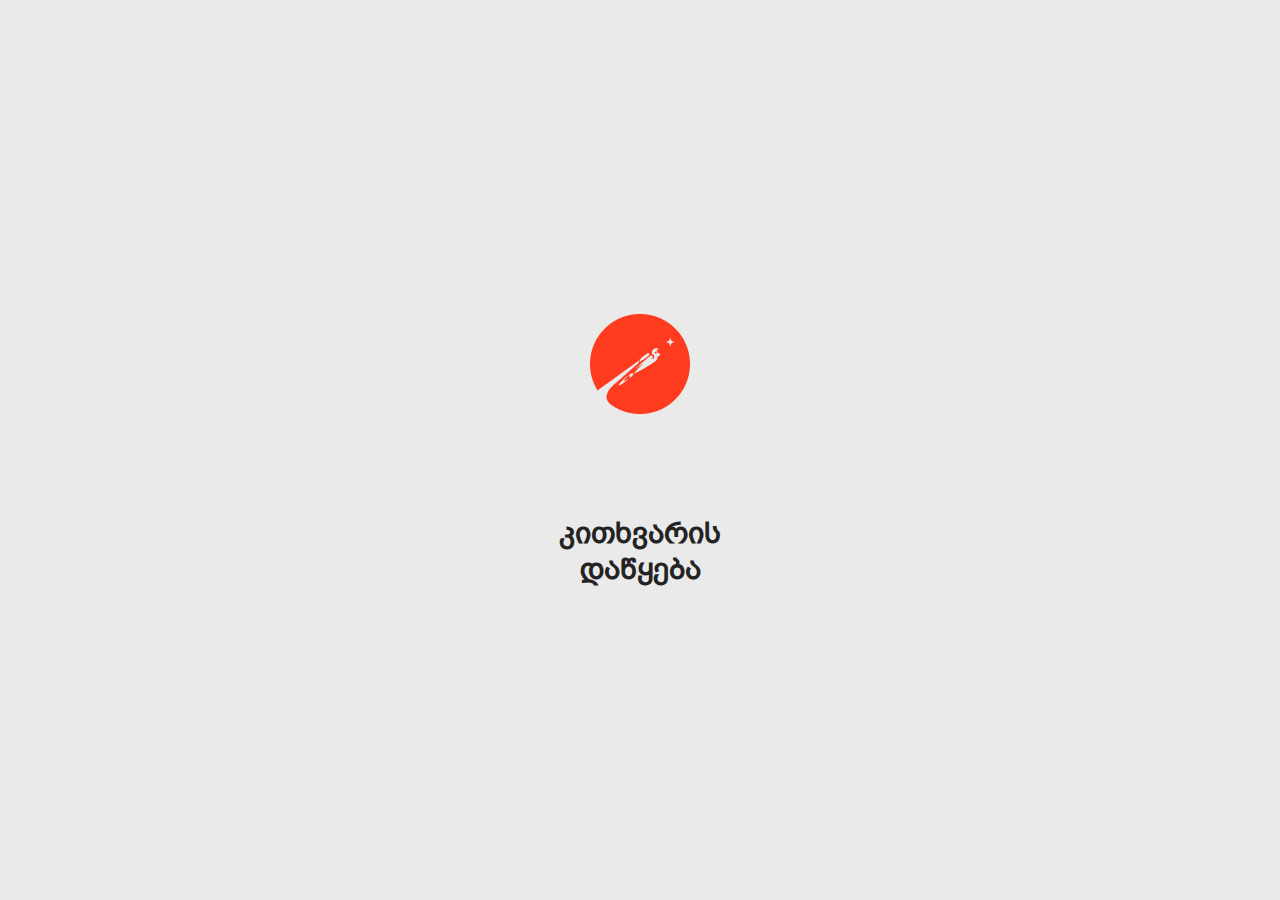
<file: index.html>
<!DOCTYPE html>
<html lang="en">
  <head>
    <meta charset="UTF-8" />
    <meta name="viewport" content="width=device-width, initial-scale=1.0" />
    <link rel="stylesheet" href="index.css" />
    <link rel="stylesheet" href="common.css" />
    <title>COVID-QUESTIONNAIRE</title>
  </head>
  <body>
    <img src="./assets/logo.png" alt="company logo" class="logo" />

    <a href="/pages/Personal/personal.html" class="start-btn"
      >კითხვარის <br />
      დაწყება
    </a>
  </body>
</html>
</file>
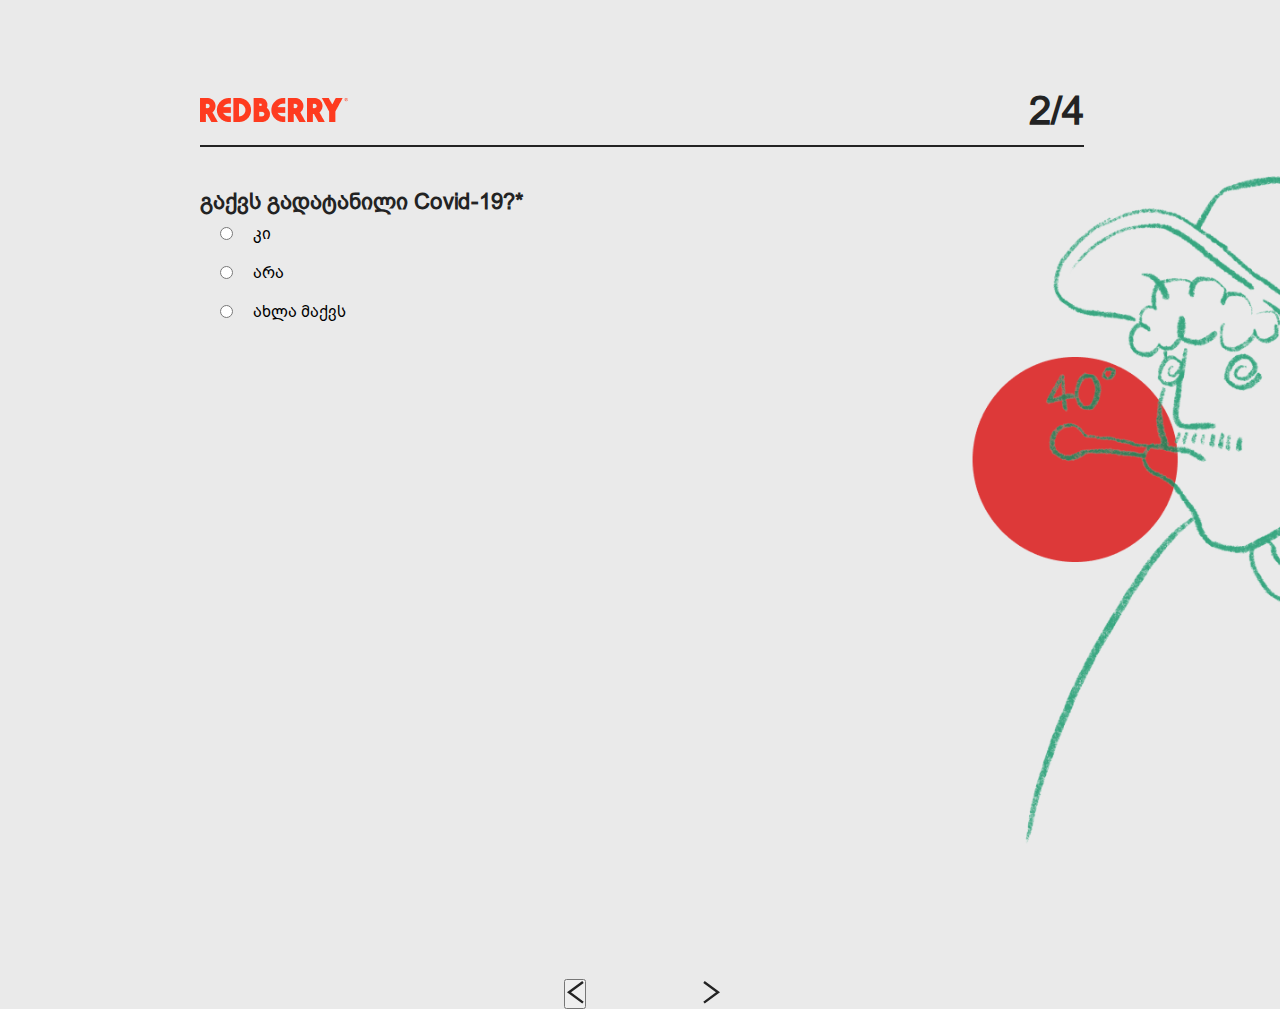
<file: pages/Covid/covid.html>
<!DOCTYPE html>
<html lang="en">
  <head>
    <meta charset="UTF-8" />
    <meta name="viewport" content="width=device-width, initial-scale=1.0" />
    <link rel="stylesheet" href="/common.css" />
    <link rel="stylesheet" href="./covid.css" />
    <title>COVID-QUESTIONNAIRE</title>
  </head>
  <body>
    <main>
      <header>
        <div class="header-top">
          <img src="/assets/title.png" alt="company title" />
          <span>2/4</span>
        </div>
        <hr />
      </header>
      <section class="content">
        <form>
          <h2>გაქვს გადატანილი Covid-19?*</h2>
          <div class="input-box">
            <input type="radio" name="covid_status" id="covid_yes" />
            <label for="covid_yes">კი</label>
          </div>

          <div class="input-box">
            <input type="radio" name="covid_status" id="covid_no" />
            <label for="covid_no">არა</label>
          </div>

          <div class="input-box">
            <input type="radio" name="covid_status" id="covid_now" />
            <label for="covid_now">ახლა მაქვს</label>
          </div>

          <h2 class="test-question">ანტისხეულების ტესტი გაქვს გაკეთებული?*</h2>
          <div class="input-box test-box">
            <input type="radio" name="test_status" id="test_yes" />
            <label for="test_yes">კი</label>
          </div>

          <div class="input-box test-box">
            <input type="radio" name="test_status" id="test_no" />
            <label for="test_no">არა</label>
          </div>

          <h2 class="test-amount-title">
            თუ გახსოვს, გთხოვ მიუთითე ტესტის მიახლოებითი რიცხვი და ანტისხეულების
            რაოდენობა*
          </h2>
          <input
            type="text"
            name="test_date"
            id="test_date"
            placeholder="რიცხვი"
          />
          <input
            type="text"
            name="amount"
            id="amount"
            placeholder="ანტისხეულების რაოდენობა"
          />

          <h2 class="covid-date">
            მიუთითე მიახლოებითი პერიოდი (დღე/თვე/წელი) როდის გქონდა Covid-19*
          </h2>
          <input
            type="text"
            name="covid-date"
            id="covid-date"
            placeholder="დდ/თთ/წწ"
          />
        </form>
        <img src="/assets/temperature.png" alt="man" class="info-img" />
      </section>

      <div class="buttons">
        <button onclick="onPreviousPage()">
          <svg
            width="18"
            height="23"
            viewBox="0 0 18 23"
            fill="none"
            xmlns="http://www.w3.org/2000/svg"
          >
            <path
              d="M17 1L3 11.3158L17 21.6316"
              stroke="#232323"
              stroke-width="2.4"
            />
          </svg>
        </button>
        <button class="next-btn" onclick="onNextPage()">
          <svg
            width="18"
            height="23"
            viewBox="0 0 18 23"
            fill="none"
            xmlns="http://www.w3.org/2000/svg"
          >
            <path
              d="M1 1L15 11.3158L1 21.6316"
              stroke="#232323"
              stroke-width="2.4"
            />
          </svg>
        </button>
      </div>
    </main>
    <script src="../../main.js" type="module"></script>
    <script src="./covid.js" type="module"></script>
  </body>
</html>
</file>
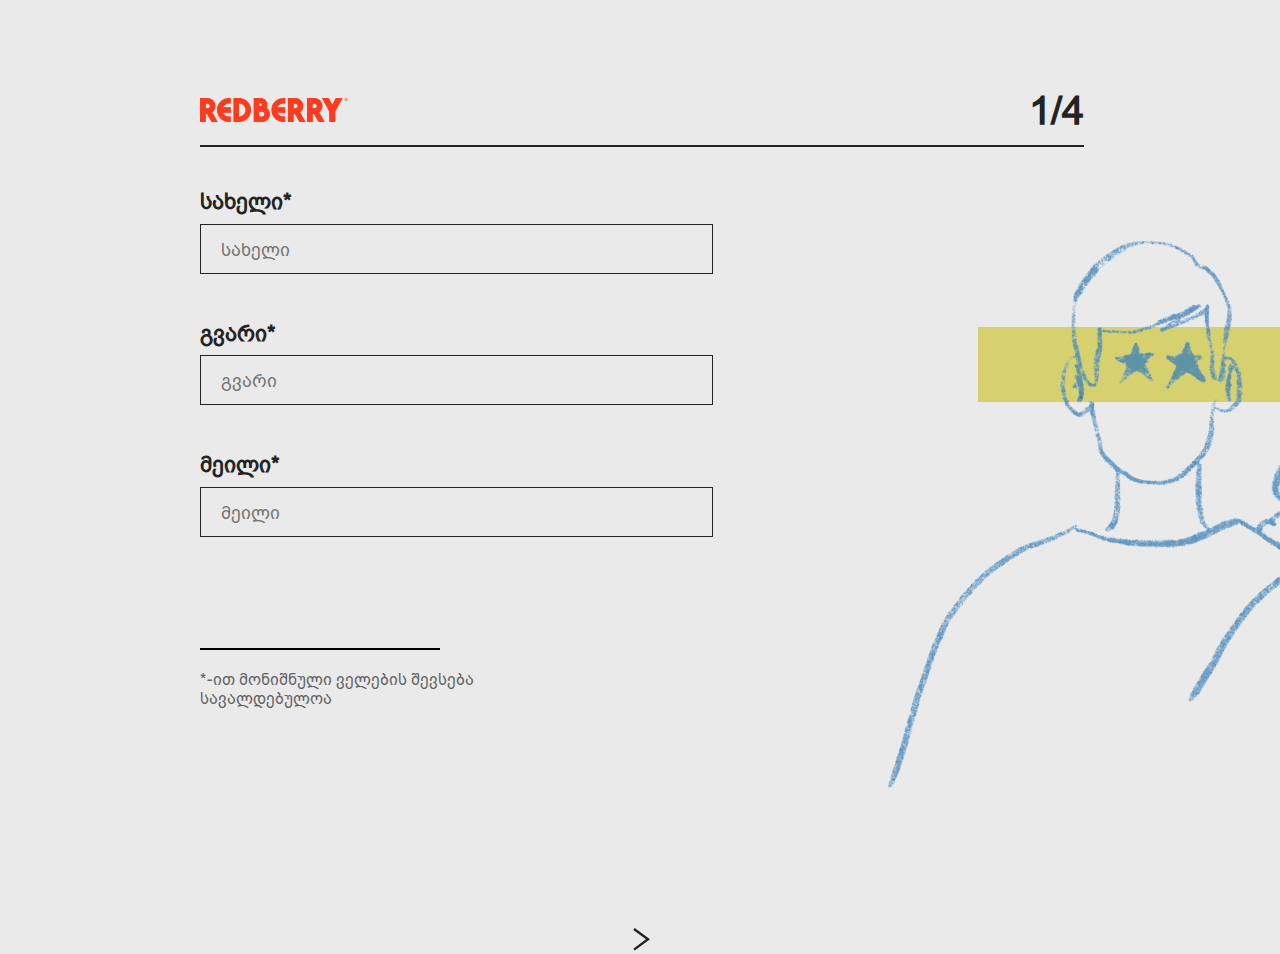
<file: pages/Personal/personal.html>
<!DOCTYPE html>
<html lang="en">
  <head>
    <meta charset="UTF-8" />
    <meta name="viewport" content="width=device-width, initial-scale=1.0" />
    <link rel="stylesheet" href="/common.css" />
    <link rel="stylesheet" href="personal.css" />
    <title>COVID-QUESTIONNAIRE</title>
  </head>
  <body>
    <main>
      <header>
        <div class="header-top">
          <img src="/assets/title.png" alt="company title" />
          <span>1/4</span>
        </div>
        <hr />
      </header>
      <section class="content">
        <form>
          <label for="name">სახელი*</label>
          <input type="text" id="name" name="name" placeholder="სახელი" />
          <div class="error-box">
            <p class="error" id="name-error"></p>
          </div>
          <label for="surname">გვარი*</label>
          <input type="text" id="surname" name="surname" placeholder="გვარი" />
          <div class="error-box">
            <p class="error" id="surname-error"></p>
          </div>
          <label for="email">მეილი*</label>
          <input type="email" id="email" name="email" placeholder="მეილი" />
          <div class="error-box">
            <p class="error" id="email-error"></p>
          </div>
          <hr />
          <p class="warning">
            *-ით მონიშნული ველების შევსება <br />
            სავალდებულოა
          </p>
        </form>
        <img src="/assets/persons.png" alt="people" class="info-img" />
      </section>
      <button class="next-btn" onclick="onNextPage()">
        <svg
          width="18"
          height="23"
          viewBox="0 0 18 23"
          fill="none"
          xmlns="http://www.w3.org/2000/svg"
        >
          <path
            d="M1 1L15 11.3158L1 21.6316"
            stroke="#232323"
            stroke-width="2.4"
          />
        </svg>
      </button>
    </main>
    <script src="../../main.js" type="module"></script>
    <script src="./personal.js" type="module"></script>
  </body>
</html>
</file>
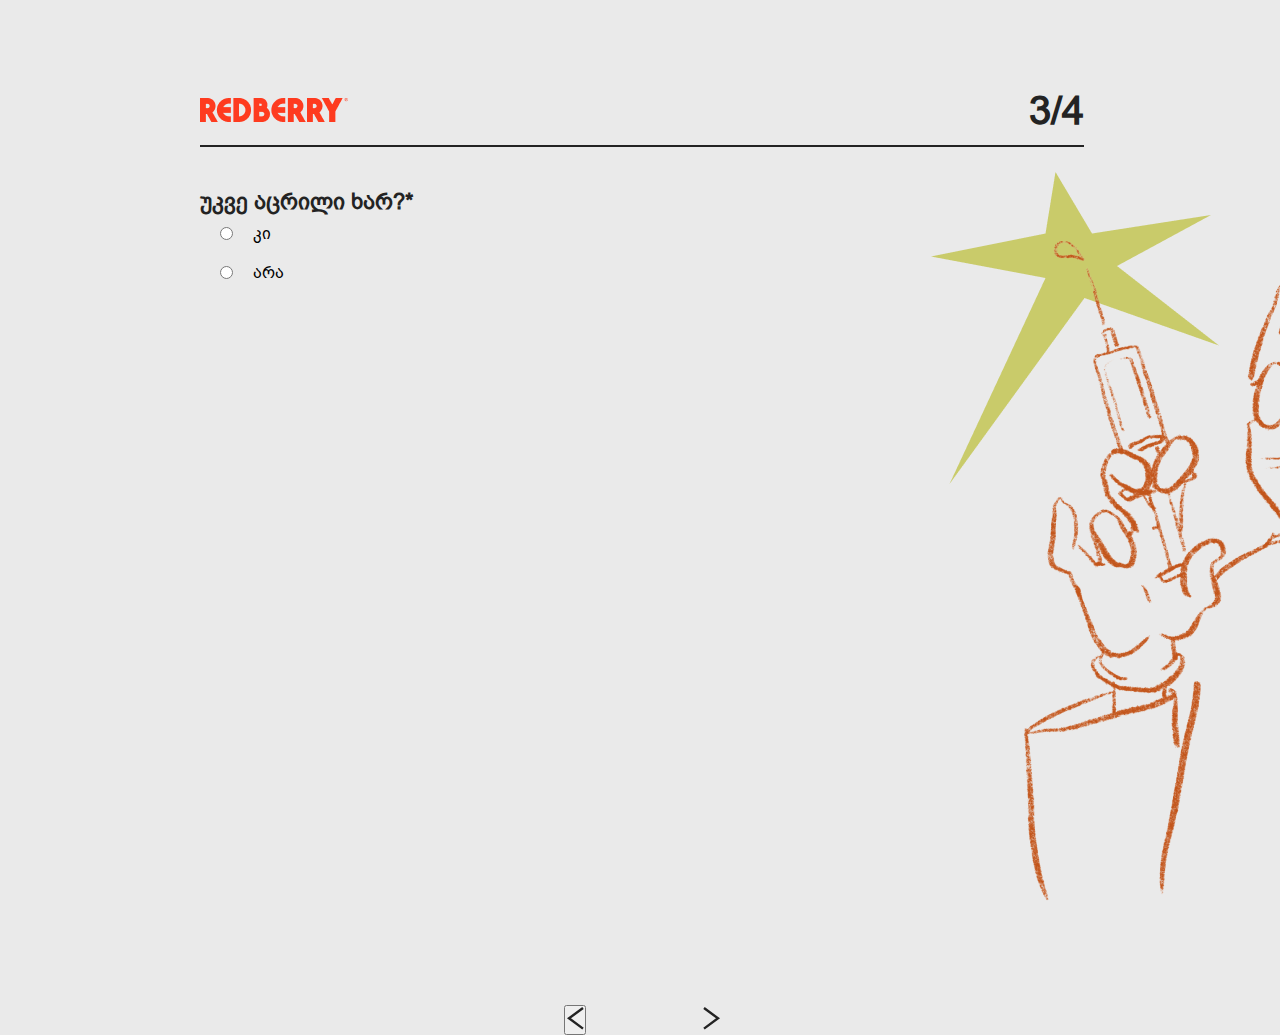
<file: pages/Vaccine/vaccine.html>
<!DOCTYPE html>
<html lang="en">
  <head>
    <meta charset="UTF-8" />
    <meta name="viewport" content="width=device-width, initial-scale=1.0" />
    <link rel="stylesheet" href="/common.css" />
    <link rel="stylesheet" href="vaccine.css" />
    <title>COVID-QUESTIONNAIRE</title>
  </head>
  <body>
    <main>
      <header>
        <div class="header-top">
          <img src="/assets/title.png" alt="company title" />
          <span>3/4</span>
        </div>
        <hr />
      </header>
      <section class="content">
        <form>
          <h2>უკვე აცრილი ხარ?*</h2>
          <div class="input-box">
            <input type="radio" name="vaccine_status" id="vaccine_yes" />
            <label for="vaccine_yes">კი</label>
          </div>

          <div class="input-box">
            <input type="radio" name="vaccine_status" id="vaccine_no" />
            <label for="vaccine_no">არა</label>
          </div>

          <h2 class="level-question">აირჩიე რა ეტაპზე ხარ*</h2>
          <div class="input-box level-box">
            <input type="radio" name="test_status" id="test_first" />
            <label for="test_first"
              >პირველი დოზა და დარეგისტრირებული ვარ მეორეზე</label
            >
          </div>

          <div class="input-box level-box">
            <input type="radio" name="test_status" id="test_full" />
            <label for="test_full">სრულად აცრილი ვარ</label>
          </div>

          <div class="input-box level-box">
            <input type="radio" name="test_status" id="test_wait" />
            <label for="test_wait"
              >პირველი დოზა და არ დავრეგისტრირებულვარ მეორეზე</label
            >
          </div>

          <h2 class="wait-question">რას ელოდები?*</h2>
          <div class="input-box wait-box">
            <input type="radio" name="status" id="registered" />
            <label for="registered"
              >დარეგისტრირებული ვარ და ველოდები რიცხვს</label
            >
          </div>

          <div class="input-box wait-box">
            <input type="radio" name="status" id="no" />
            <label for="no">არ ვგეგმავ</label>
          </div>

          <div class="input-box wait-box">
            <input type="radio" name="status" id="wait" />
            <label for="wait">გადატანილი მაქვს და ვგეგმავ აცრას</label>
          </div>
        </form>
        <img src="/assets/doctor.png" alt="man" class="info-img" />
      </section>

      <div class="buttons">
        <button onclick="onPreviousPage()">
          <svg
            width="18"
            height="23"
            viewBox="0 0 18 23"
            fill="none"
            xmlns="http://www.w3.org/2000/svg"
          >
            <path
              d="M17 1L3 11.3158L17 21.6316"
              stroke="#232323"
              stroke-width="2.4"
            />
          </svg>
        </button>
        <button class="next-btn" onclick="onNextPage()">
          <svg
            width="18"
            height="23"
            viewBox="0 0 18 23"
            fill="none"
            xmlns="http://www.w3.org/2000/svg"
          >
            <path
              d="M1 1L15 11.3158L1 21.6316"
              stroke="#232323"
              stroke-width="2.4"
            />
          </svg>
        </button>
      </div>
    </main>
    <script src="../../main.js" type="module"></script>
    <script src="vaccine.js" type="module"></script>
  </body>
</html>
</file>
<file: index.css>
body {
  display: flex;
  flex-direction: column;
  justify-content: center;
  align-items: center;
  gap: 101px;
}

.logo {
  width: 100px;
}

.start-btn {
  color: var(--darkText);
  font-size: 30px;
  font-weight: 700;
  text-decoration: none;
  line-height: 36px;
  text-align: center;
}

.start-btn:hover {
  text-shadow: 1px 1px 1px #000, 3px 3px 5px blue;
}
</file>
<file: common.css>
@font-face {
  font-family: "BPG Arial";
  src: url(./assets/font/bpg_arial_2009.ttf) format("opentype");
}

* {
  margin: 0;
  padding: 0;
  box-sizing: border-box;
  font-family: "BPG Arial";
}

:root {
  --background: #eaeaea;
  --darkText: #232323;
  --dark: #000000;
  --warning: #626262;
  --error: #f15524;
  --subBtn: #208298;
}

body {
  width: 100vw;
  height: 100vh;
  background-color: var(--background);
}

main {
  width: 100%;
  height: 100%;
  padding: 90px 196px 104px 200px;
  display: flex;
  flex-direction: column;
}

header,
.header-top {
  width: 100%;
}

.header-top {
  display: flex;
  justify-content: space-between;
  align-items: center;
}

.header-top span {
  font-weight: 700;
  font-size: 40px;
  line-height: 40px;
  color: var(--darkText);
}

header hr {
  border: 1.8px solid var(--darkText);
  margin-top: 15px;
}

.content {
  display: flex;
  /* justify-content: space-around; */
}
</file>
<file: pages/Covid/covid.css>
form {
  display: flex;
  flex-direction: column;
  margin-top: 42px;
  min-width: 600px;
}

form h2 {
  font-size: 22px;
  font-weight: 700;
  line-height: 26.55px;
  color: var(--darkText);
  margin-bottom: 8px;
}

form hr {
  width: 240px;
  border: 0.8px solid var(--dark);
  margin-top: 64px;
}

.info-img {
  margin-left: 100px;
  margin-top: -23px;
  width: 850px;
}

.warning {
  font-weight: 400;
  font-size: 16px;
  line-height: 19.31px;
  margin-top: 20px;
  color: var(--warning);
}

.next-btn {
  background-color: transparent;
  border: none;
  cursor: pointer;
}

.error-box {
  width: fit-content;
  height: 20px;
  margin-bottom: 27px;
}

.error {
  font-weight: 400;
  font-size: 16px;
  line-height: 19.31px;
  color: var(--error);
  margin-left: 20px;
}

.buttons {
  margin: 0 auto;
  margin-top: 56px;
  display: flex;
  gap: 117px;
}

.input-box {
  display: flex;
  align-items: center;
  gap: 20px;
  margin-left: 20px;
  margin-bottom: 19px;
}

.test-question {
  margin-top: 20px;
  display: none;
}

.test-question.active {
  display: block;
}

.test-box {
  display: none;
}

.test-box.active {
  display: flex;
}

form input[type="text"] {
  margin-top: 8px;
  width: 513px;
  height: 50px;
  font-size: 18px;
  font-weight: 400;
  line-height: 21.73px;
  color: var(--darkText);
  outline: none;
  border: 0.8px solid var(--darkText);
  background-color: transparent;
  padding: 11px 20px 9px 20px;
  margin-left: 20px;
  display: none;
}

.test-amount-title {
  display: none;
}

.test-amount-title.active {
  display: block;
}

form input[type="text"].active {
  display: block;
}

.covid-date {
  display: none;
}

.covid-date.active {
  display: block;
}
</file>
<file: pages/Personal/personal.css>
form {
  display: flex;
  flex-direction: column;
  margin-top: 42px;
}

form label {
  font-size: 22px;
  font-weight: 700;
  line-height: 26.55px;
  color: var(--darkText);
}

form input {
  margin-top: 8px;
  width: 513px;
  height: 50px;
  font-size: 18px;
  font-weight: 400;
  line-height: 21.73px;
  color: var(--darkText);
  outline: none;
  border: 0.8px solid var(--darkText);
  background-color: transparent;
  padding: 11px 20px 9px 20px;
}

form hr {
  width: 240px;
  border: 0.8px solid var(--dark);
  margin-top: 64px;
}

.info-img {
  margin-left: 138px;
  margin-top: -50px;
}

.warning {
  font-weight: 400;
  font-size: 16px;
  line-height: 19.31px;
  margin-top: 20px;
  color: var(--warning);
}

.next-btn {
  background-color: transparent;
  border: none;
  cursor: pointer;
}

.error-box {
  width: fit-content;
  height: 20px;
  margin-bottom: 27px;
}

.error {
  font-weight: 400;
  font-size: 16px;
  line-height: 19.31px;
  color: var(--error);
  margin-left: 20px;
}
</file>
<file: pages/Vaccine/vaccine.css>
form {
  display: flex;
  flex-direction: column;
  margin-top: 42px;
  min-width: 600px;
}

form h2 {
  font-size: 22px;
  font-weight: 700;
  line-height: 26.55px;
  color: var(--darkText);
  margin-bottom: 8px;
}

form hr {
  width: 240px;
  border: 0.8px solid var(--dark);
  margin-top: 64px;
}

.info-img {
  margin-left: 100px;
  margin-top: 25px;
  width: 850px;
}

.warning {
  font-weight: 400;
  font-size: 16px;
  line-height: 19.31px;
  margin-top: 20px;
  color: var(--warning);
}

.next-btn {
  background-color: transparent;
  border: none;
  cursor: pointer;
}

.error-box {
  width: fit-content;
  height: 20px;
  margin-bottom: 27px;
}

.error {
  font-weight: 400;
  font-size: 16px;
  line-height: 19.31px;
  color: var(--error);
  margin-left: 20px;
}

.buttons {
  margin: 0 auto;
  margin-top: 56px;
  display: flex;
  gap: 117px;
}

.input-box {
  display: flex;
  align-items: center;
  gap: 20px;
  margin-left: 20px;
  margin-bottom: 19px;
}

.level-question,
.level-box,
.wait-question,
.wait-box {
  display: none;
}

.level-question.active,
.level-box.active,
.wait-question.active,
.wait-box.active {
  display: flex;
}

form input[type="text"] {
  margin-top: 8px;
  width: 513px;
  height: 50px;
  font-size: 18px;
  font-weight: 400;
  line-height: 21.73px;
  color: var(--darkText);
  outline: none;
  border: 0.8px solid var(--darkText);
  background-color: transparent;
  padding: 11px 20px 9px 20px;
  margin-left: 20px;
  /* display: none; */
}

form input[type="text"].active {
  display: block;
}
</file>
